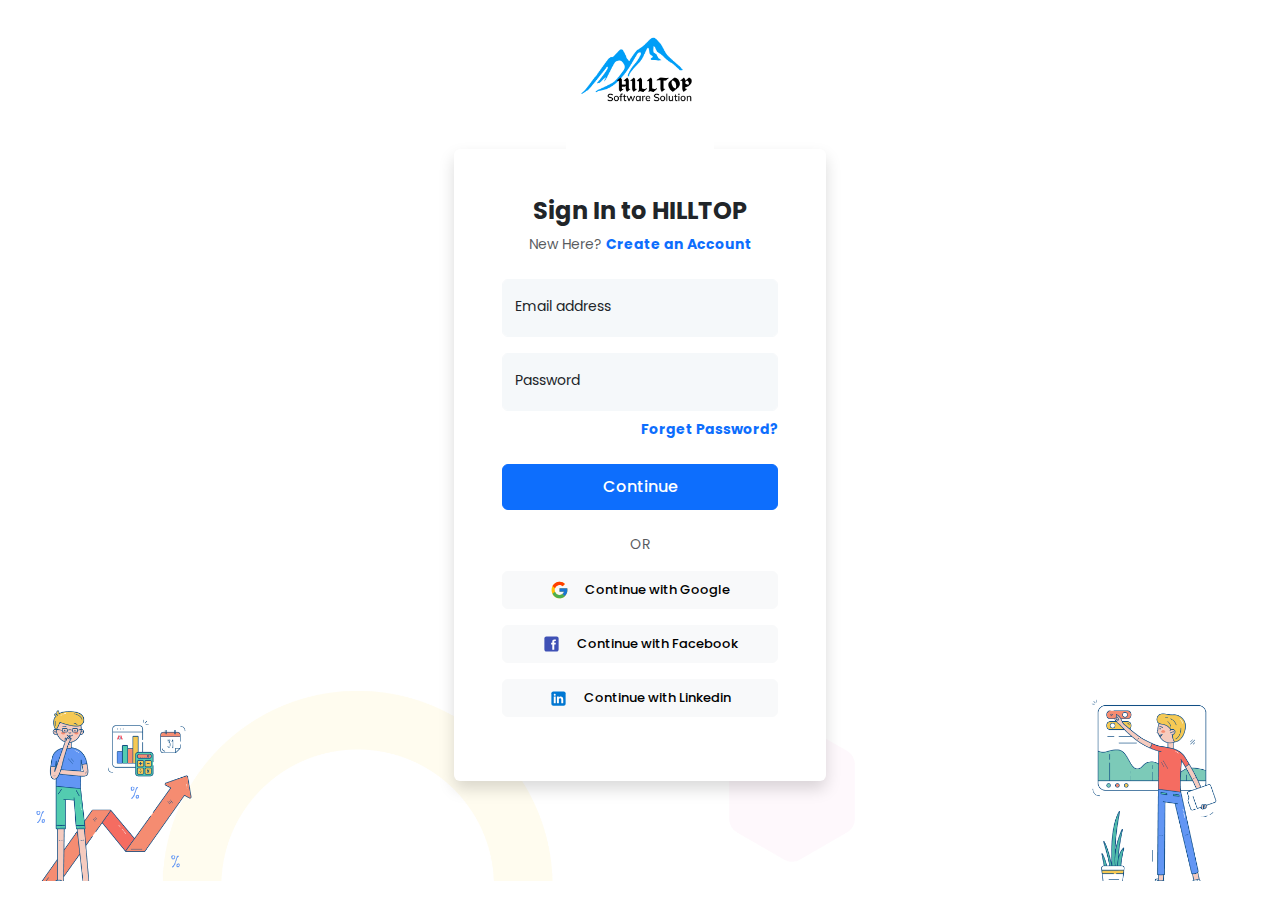
<file: index.html>
<!DOCTYPE html>
<html lang="en">
  <head>
    <meta charset="UTF-8" />
    <meta name="viewport" content="width=device-width, initial-scale=1.0" />
    <title>Responsive Login Form Using Bootstrap 5</title>
    <!-- bootstrap css cdn -->
    <link
      href="https://cdn.jsdelivr.net/npm/bootstrap@5.3.3/dist/css/bootstrap.min.css"
      rel="stylesheet"
      integrity="sha384-QWTKZyjpPEjISv5WaRU9OFeRpok6YctnYmDr5pNlyT2bRjXh0JMhjY6hW+ALEwIH"
      crossorigin="anonymous"
    />
    <!-- extrarenal css file -->
    <link rel="stylesheet" href="style.css" />
  </head>
  <body>
    <section class="wrapper">
      <div class="container">
        <div
          class="col-sm-8 offset-sm-2 col-lg-6 offset-lg-3 col-xl-4 offset-xl-4 text-center"
        >
          <div class="logo">
            <img src="images/logo.png" alt="logo" class="img-fluid" />
          </div>
          <form action="" class="rounded bg-white shadow p-5">
                <h3 class="text-dark fw-bolder fs-4 mb-2">Sign In to HILLTOP</h3>
                <div class="fw-normal text-muted mb-4">
                  New Here? <a href="sign-up.html" class="fw-bold text-primary text-decoration-none">Create an Account</a>
                </div>
                <div class="form-floating mb-3">
                  <input type="email" class="form-control" id="floatingInput" placeholder="name@example.com">
                  <label for="floatingInput">Email address</label>
                </div>
                <div class="form-floating">
                  <input type="password" class="form-control" id="floatingPassword" placeholder="Password">
                  <label for="floatingPassword">Password</label>
                </div>
                <div class="mt-2 text-end">
                     <a href="#" class="text-primary fw-bold text-decoration-none">Forget Password?</a>
                </div>
                <button type="submit" class="btn btn-primary submit-btn w-100 my-4">Continue</button>
                <div class="text-center text-muted text-uppercase mb-3">or</div>
                <a href="#" class="btn btn-light login-with w-100 mb-3">
                  <img src="images/google-icon.svg" alt="" class="img-fluid me-3">Continue with Google
                </a>
                 <a href="#" class="btn btn-light login-with w-100 mb-3">
                  <img src="images/facebook-icon.svg" alt="" class="img-fluid me-3">Continue with Facebook
                </a>
                 <a href="#" class="btn btn-light login-with w-100 mb-3">
                  <img src="images/linkedin-icon.svg" alt="" class="img-fluid me-3">Continue with Linkedin
                </a>
                
          </form>
        </div>
      </div>
    </section>
  </body>
</html>
</file>
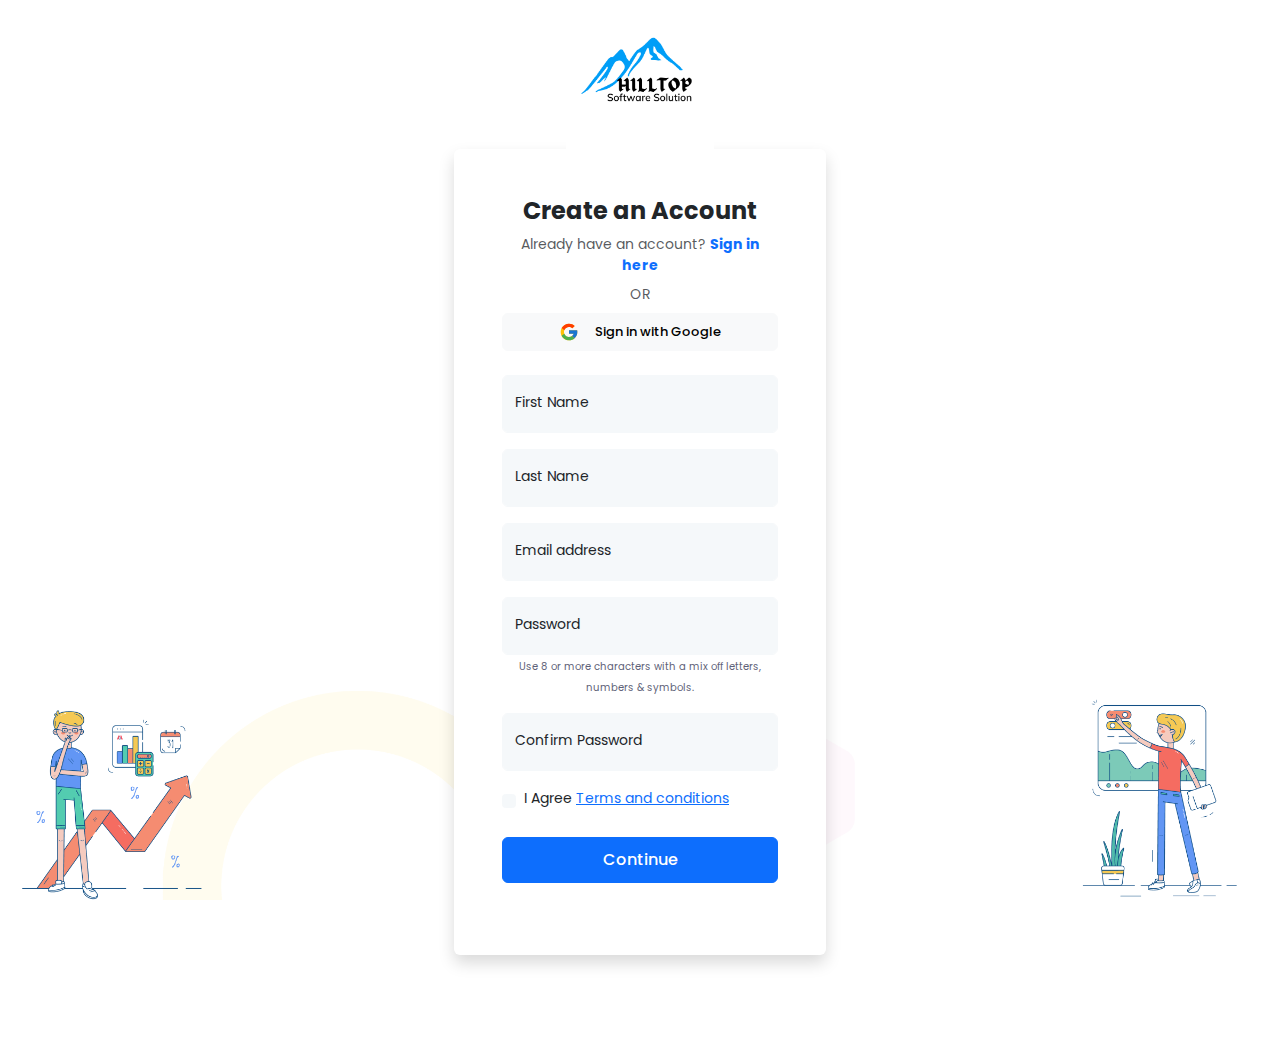
<file: sign-up.html>
<!DOCTYPE html>
<html lang="en">
  <head>
    <meta charset="UTF-8" />
    <meta name="viewport" content="width=device-width, initial-scale=1.0" />
    <title>Responsive Sign Up Form Using Bootstrap 5</title>
    <!-- bootstrap css cdn -->
    <link
      href="https://cdn.jsdelivr.net/npm/bootstrap@5.3.3/dist/css/bootstrap.min.css"
      rel="stylesheet"
      integrity="sha384-QWTKZyjpPEjISv5WaRU9OFeRpok6YctnYmDr5pNlyT2bRjXh0JMhjY6hW+ALEwIH"
      crossorigin="anonymous"
    />
    <!-- extrarenal css file -->
    <link rel="stylesheet" href="style.css" />
  </head>
  <body>
    <section class="wrapper">
      <div class="container">
        <div
          class="col-sm-8 offset-sm-2 col-lg-6 offset-lg-3 col-xl-4 offset-xl-4 text-center"
        >
          <div class="logo">
            <img src="images/logo.png" alt="logo" class="img-fluid" />
          </div>
          <form action="" class="rounded bg-white shadow p-5">
                <h3 class="text-dark fw-bolder fs-4 mb-2">Create an Account</h3>
                <div class="fw-normal text-muted mb-2">
                  Already have an account? <a href="index.html" class="fw-bold text-primary text-decoration-none">Sign in here</a>
                </div>
                <div class="text-center text-muted text-uppercase mb-2">or</div>
                <a href="#" class="btn btn-light login-with w-100 mb-4">
                    <img src="images/google-icon.svg" alt="" class="img-fluid me-3">Sign in with Google
                  </a>
                  <div class="form-floating mb-3">
                    <input type="text" class="form-control" id="floatingFirstName" placeholder="name@example.com">
                    <label for="floatingFirstName">First Name</label>
                  </div>   
                   <div class="form-floating mb-3">
                    <input type="text" class="form-control" id="floatingLastName" placeholder="name@example.com">
                    <label for="floatingLastName">Last Name</label>
                  </div>   
                  
                <div class="form-floating mb-3">
                  <input type="email" class="form-control" id="floatingInput" placeholder="name@example.com">
                  <label for="floatingInput">Email address</label>
                </div>
                <div class="form-floating mb-3">
                  <input type="password" class="form-control" id="floatingConfirmPassword" placeholder="Password">
                  <label for="floatingConfirmPassword">Password</label>
                  <span class="password-info mt-2">Use 8 or more characters with a mix off letters, numbers & symbols.</span>
                </div>
               <div class="form-floating mb-3">
                  <input type="password" class="form-control" id="floatingPassword" placeholder="Password">
                  <label for="floatingPassword">Confirm Password</label>
                </div>
                
                <div class="form-check d-flex align-items-center">
                    <input class="form-check-input" type="checkbox" id="gridCheck">
                    <label class="form-check-label ms-2" for="gridCheck">
                      I Agree <a href="#">Terms and conditions</a>
                    </label>
                  </div>
                <button type="submit" class="btn btn-primary submit-btn w-100 my-4">Continue</button>
               
                
          </form>
        </div>
      </div>
    </section>
  </body>
</html>
</file>
<file: style.css>
/* Google Font cdn */
@import url(https://fonts.googleapis.com/css2?family=Poppins%3Awght%40300%3B400%3B500%3B600%3B700%3B800%3B900&display=swap);
*{
    margin: 0;
    padding: 0;
    box-sizing: border-box;
}
/* Variables */
:root{
    --primary-font-family: 'Poppins', 'sans-serif';
    --light-white: #f5f8fa;
    --gray: #5e6278;
    --gray-1: #e3e3e3;
}
body{
    font-family: var(--primary-font-family);
    font-size: 14px;
}
/* Main CSS */
.wrapper{
    padding: 0 0 100px;
    background-image: url("images/bg.png");
    background-position: bottom center;
    background-repeat: no-repeat;
    background-size: contain;
    background-attachment: fixed;
    min-height: 100%;
}
.wrapper .logo img{
    max-width: 40%;
}
.wrapper input{
    background-color: var(--light-white);
    border-color: var(--light-white);
    color: var(--gray);
}
/* .wrapper input:focus{
    box-shadow: none;
} */
.wrapper .password-info{
        font-size: 10px;
        color: #5e6278;
        
 }
 .wrapper .submit-btn{
    padding:10px 15px;
    font-weight: 500;
 }
 .wrapper .login-with{
    padding:8px 15px;
    font-size: 13px;
    font-weight: 500;
    transition: 0.3s ease-in-out;
 }
 .wrapper .login-with img{
    max-width: 8%;
 }
</file>
